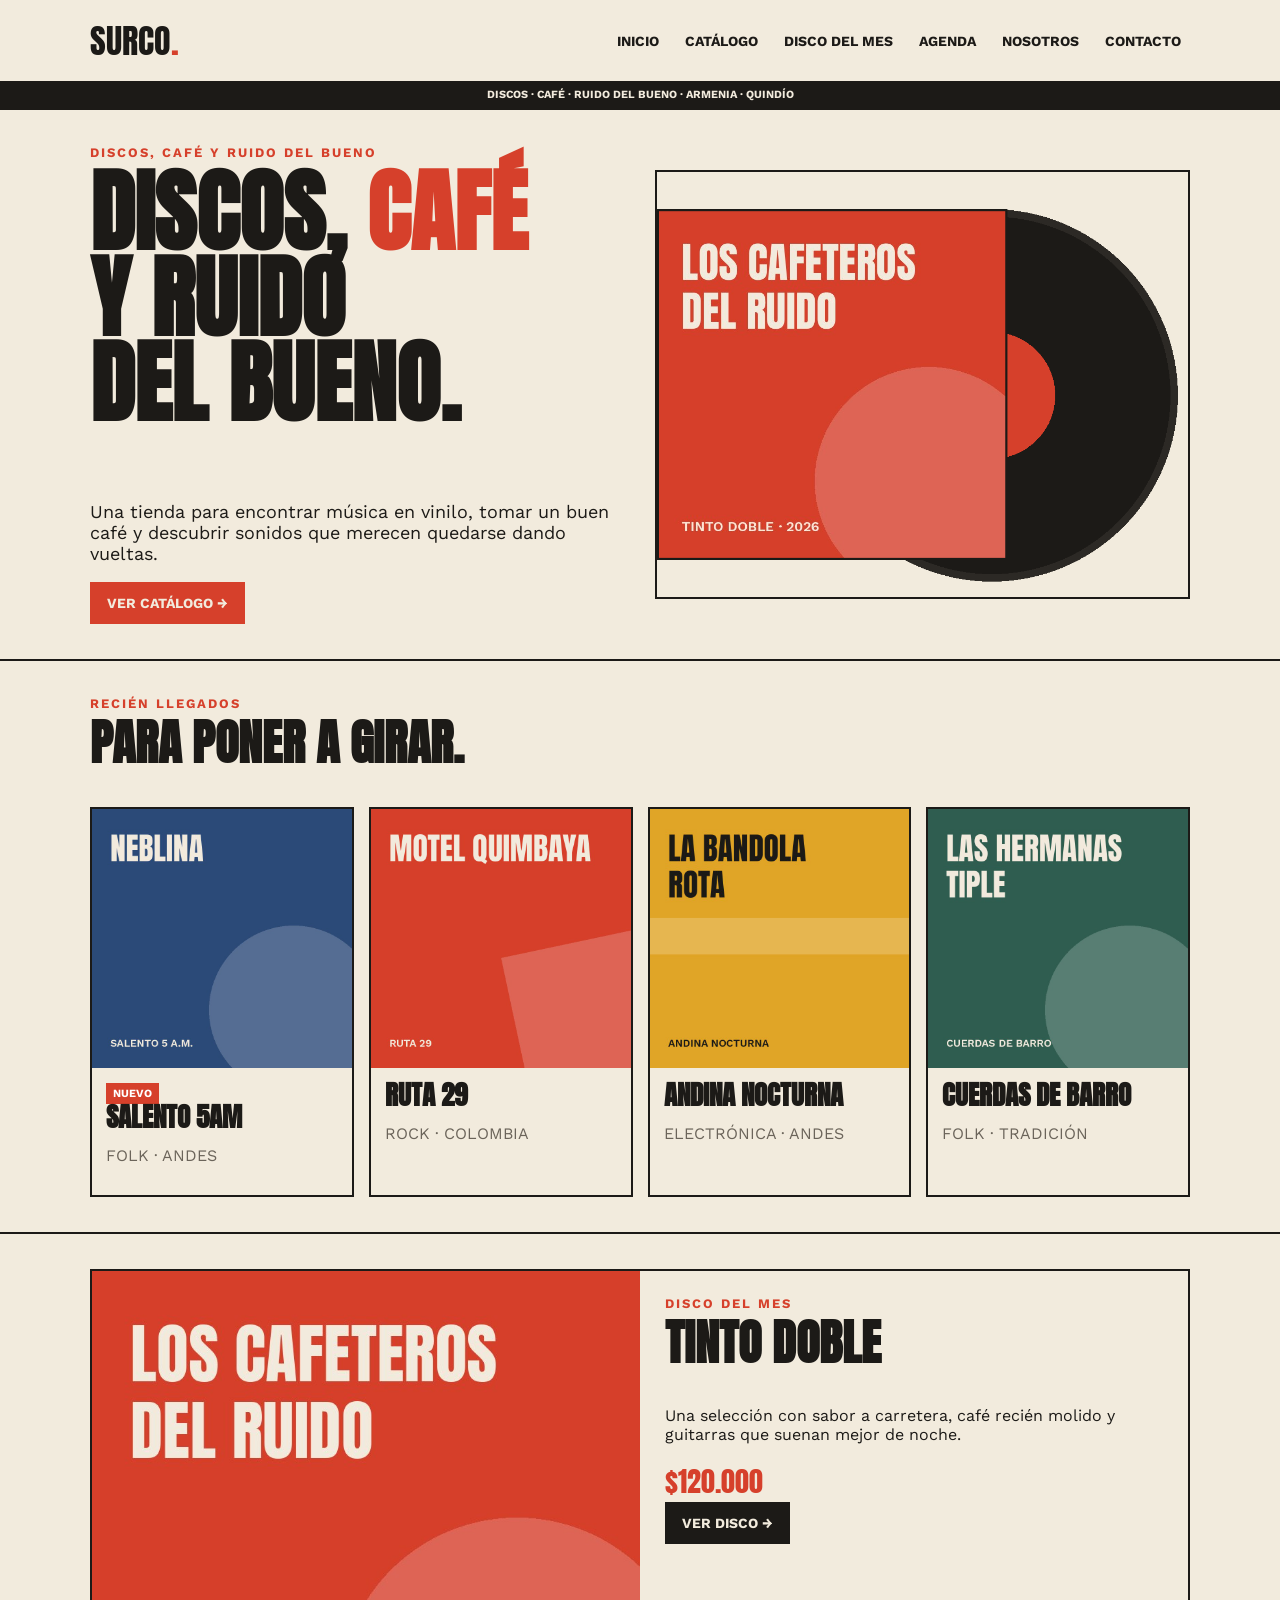
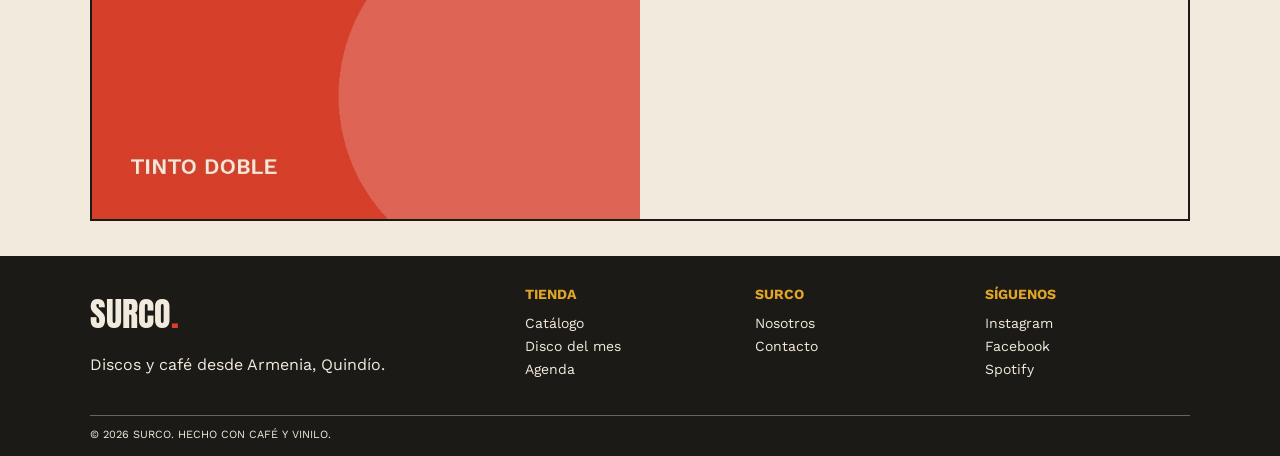
<file: index.html>
<!DOCTYPE html>
<html lang="es">
<head>
    <meta charset="UTF-8">
    <meta name="viewport" content="width=device-width, initial-scale=1.0">
    <title>Inicio - SURCO.</title>
    <link rel="stylesheet" href="css/style.css">
</head>
<body>
<header>
    <div class="contenedor encabezado">
        <a class="logo" href="index.html">SURCO<span>.</span></a>
        <nav class="menu">
            <a href="index.html" class="">Inicio</a>
            <a href="catalogo.html" class="">Catálogo</a>
            <a href="disco.html" class="">Disco del mes</a>
            <a href="agenda.html" class="">Agenda</a>
            <a href="nosotros.html" class="">Nosotros</a>
            <a href="contacto.html" class="">Contacto</a>
        </nav>
    </div>
    <div class="cinta">DISCOS · CAFÉ · RUIDO DEL BUENO · ARMENIA · QUINDÍO</div>
</header>

<main>
<section class="hero"><div class="contenedor hero-contenido"><div><div class="antetitulo">DISCOS, CAFÉ Y RUIDO DEL BUENO</div><h1>DISCOS, <span>CAFÉ</span><br>Y RUIDO<br>DEL BUENO.</h1><p>Una tienda para encontrar música en vinilo, tomar un buen café y descubrir sonidos que merecen quedarse dando vueltas.</p><a class="boton boton-rojo" href="catalogo.html">VER CATÁLOGO →</a></div><div class="hero-imagen"><img src="imagenes/hero.png" alt="Interior de Surco"></div></div></section>
<section class="seccion"><div class="contenedor"><div class="antetitulo">RECIÉN LLEGADOS</div><h2>PARA PONER A GIRAR.</h2><div class="tarjetas tarjetas-cuatro"><a class="tarjeta" href="disco.html"><img src="imagenes/salento-5am.jpg" alt="Salento 5AM"><div class="tarjeta-contenido"><span class="etiqueta">NUEVO</span><h3>SALENTO 5AM</h3><p class="texto-gris">FOLK · ANDES</p></div></a><a class="tarjeta" href="catalogo.html"><img src="imagenes/ruta-29.jpg" alt="Ruta 29"><div class="tarjeta-contenido"><h3>RUTA 29</h3><p class="texto-gris">ROCK · COLOMBIA</p></div></a><a class="tarjeta" href="catalogo.html"><img src="imagenes/andina-nocturna.jpg" alt="Andina Nocturna"><div class="tarjeta-contenido"><h3>ANDINA NOCTURNA</h3><p class="texto-gris">ELECTRÓNICA · ANDES</p></div></a><a class="tarjeta" href="catalogo.html"><img src="imagenes/cuerdas-de-barro.jpg" alt="Cuerdas de barro"><div class="tarjeta-contenido"><h3>CUERDAS DE BARRO</h3><p class="texto-gris">FOLK · TRADICIÓN</p></div></a></div></div></section>
<section class="seccion"><div class="contenedor bloque-dos"><img src="imagenes/tinto-doble.jpg" alt="Tinto Doble"><div class="contenido"><div class="antetitulo">DISCO DEL MES</div><h2>TINTO DOBLE</h2><p>Una selección con sabor a carretera, café recién molido y guitarras que suenan mejor de noche.</p><div class="precio">$120.000</div><a class="boton" href="disco.html">VER DISCO →</a></div></div></section>
</main>
<footer>
    <div class="contenedor footer-columnas">
        <div>
            <div class="footer-logo">SURCO<span>.</span></div>
            <p>Discos y café desde Armenia, Quindío.</p>
        </div>
        <div>
            <h3>TIENDA</h3>
            <a href="catalogo.html">Catálogo</a>
            <a href="disco.html">Disco del mes</a>
            <a href="agenda.html">Agenda</a>
        </div>
        <div>
            <h3>SURCO</h3>
            <a href="nosotros.html">Nosotros</a>
            <a href="contacto.html">Contacto</a>
        </div>
        <div>
            <h3>SÍGUENOS</h3>
            <a href="#">Instagram</a>
            <a href="#">Facebook</a>
            <a href="#">Spotify</a>
        </div>
    </div>
    <div class="contenedor copyright">© 2026 SURCO. HECHO CON CAFÉ Y VINILO.</div>
</footer>

</body>
</html>
</file>
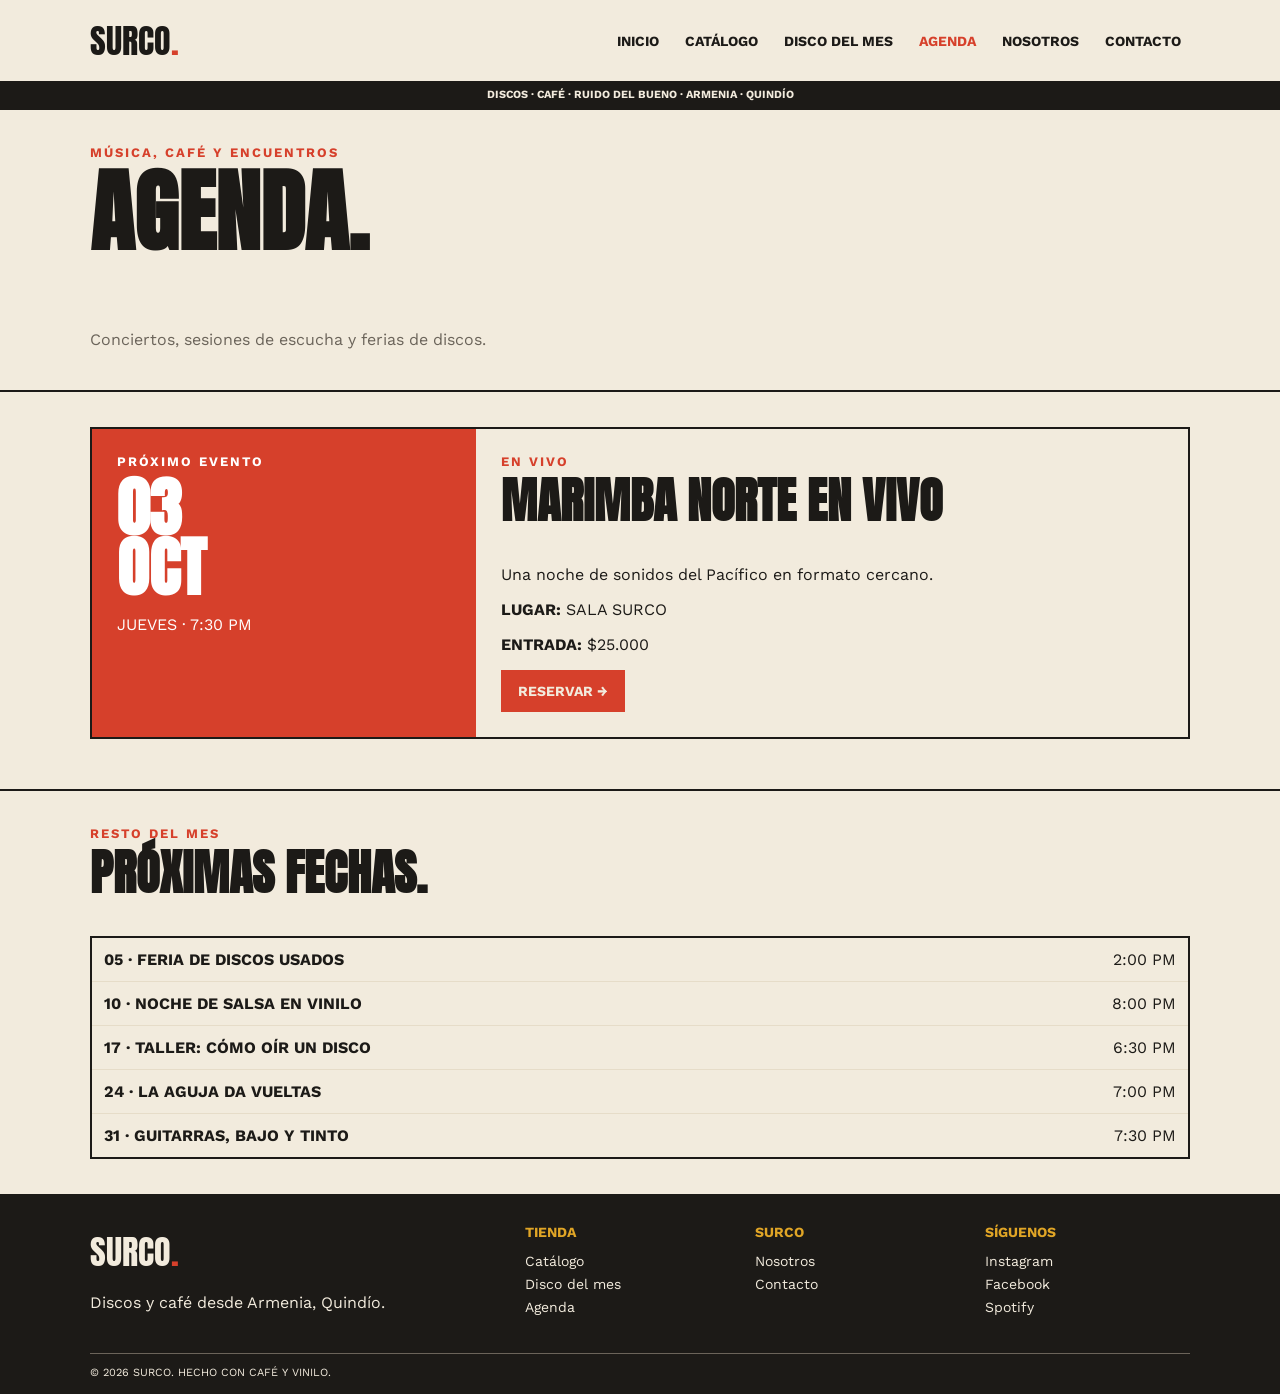
<file: agenda.html>
<!DOCTYPE html>
<html lang="es">
<head>
    <meta charset="UTF-8">
    <meta name="viewport" content="width=device-width, initial-scale=1.0">
    <title>Agenda - SURCO.</title>
    <link rel="stylesheet" href="css/style.css">
</head>
<body>
<header>
    <div class="contenedor encabezado">
        <a class="logo" href="index.html">SURCO<span>.</span></a>
        <nav class="menu">
            <a href="index.html" class="">Inicio</a>
            <a href="catalogo.html" class="">Catálogo</a>
            <a href="disco.html" class="">Disco del mes</a>
            <a href="agenda.html" class="activo">Agenda</a>
            <a href="nosotros.html" class="">Nosotros</a>
            <a href="contacto.html" class="">Contacto</a>
        </nav>
    </div>
    <div class="cinta">DISCOS · CAFÉ · RUIDO DEL BUENO · ARMENIA · QUINDÍO</div>
</header>

<main>
<section class="intro"><div class="contenedor"><div class="antetitulo">MÚSICA, CAFÉ Y ENCUENTROS</div><h1>AGENDA.</h1><p>Conciertos, sesiones de escucha y ferias de discos.</p></div></section><section class="seccion"><div class="contenedor evento"><div class="evento-fecha"><div class="antetitulo" style="color:white">PRÓXIMO EVENTO</div><strong>03<br>OCT</strong><p>JUEVES · 7:30 PM</p></div><div class="evento-contenido"><div class="antetitulo">EN VIVO</div><h2>MARIMBA NORTE EN VIVO</h2><p>Una noche de sonidos del Pacífico en formato cercano.</p><p><b>LUGAR:</b> SALA SURCO</p><p><b>ENTRADA:</b> $25.000</p><a class="boton boton-rojo" href="contacto.html">RESERVAR →</a></div></div></section><section class="seccion"><div class="contenedor"><div class="antetitulo">RESTO DEL MES</div><h2>PRÓXIMAS FECHAS.</h2><div class="lista"><div class="fila"><b>05 · FERIA DE DISCOS USADOS</b><span>2:00 PM</span></div><div class="fila"><b>10 · NOCHE DE SALSA EN VINILO</b><span>8:00 PM</span></div><div class="fila"><b>17 · TALLER: CÓMO OÍR UN DISCO</b><span>6:30 PM</span></div><div class="fila"><b>24 · LA AGUJA DA VUELTAS</b><span>7:00 PM</span></div><div class="fila"><b>31 · GUITARRAS, BAJO Y TINTO</b><span>7:30 PM</span></div></div></div></section>
</main>
<footer>
    <div class="contenedor footer-columnas">
        <div>
            <div class="footer-logo">SURCO<span>.</span></div>
            <p>Discos y café desde Armenia, Quindío.</p>
        </div>
        <div>
            <h3>TIENDA</h3>
            <a href="catalogo.html">Catálogo</a>
            <a href="disco.html">Disco del mes</a>
            <a href="agenda.html">Agenda</a>
        </div>
        <div>
            <h3>SURCO</h3>
            <a href="nosotros.html">Nosotros</a>
            <a href="contacto.html">Contacto</a>
        </div>
        <div>
            <h3>SÍGUENOS</h3>
            <a href="#">Instagram</a>
            <a href="#">Facebook</a>
            <a href="#">Spotify</a>
        </div>
    </div>
    <div class="contenedor copyright">© 2026 SURCO. HECHO CON CAFÉ Y VINILO.</div>
</footer>

</body>
</html>
</file>
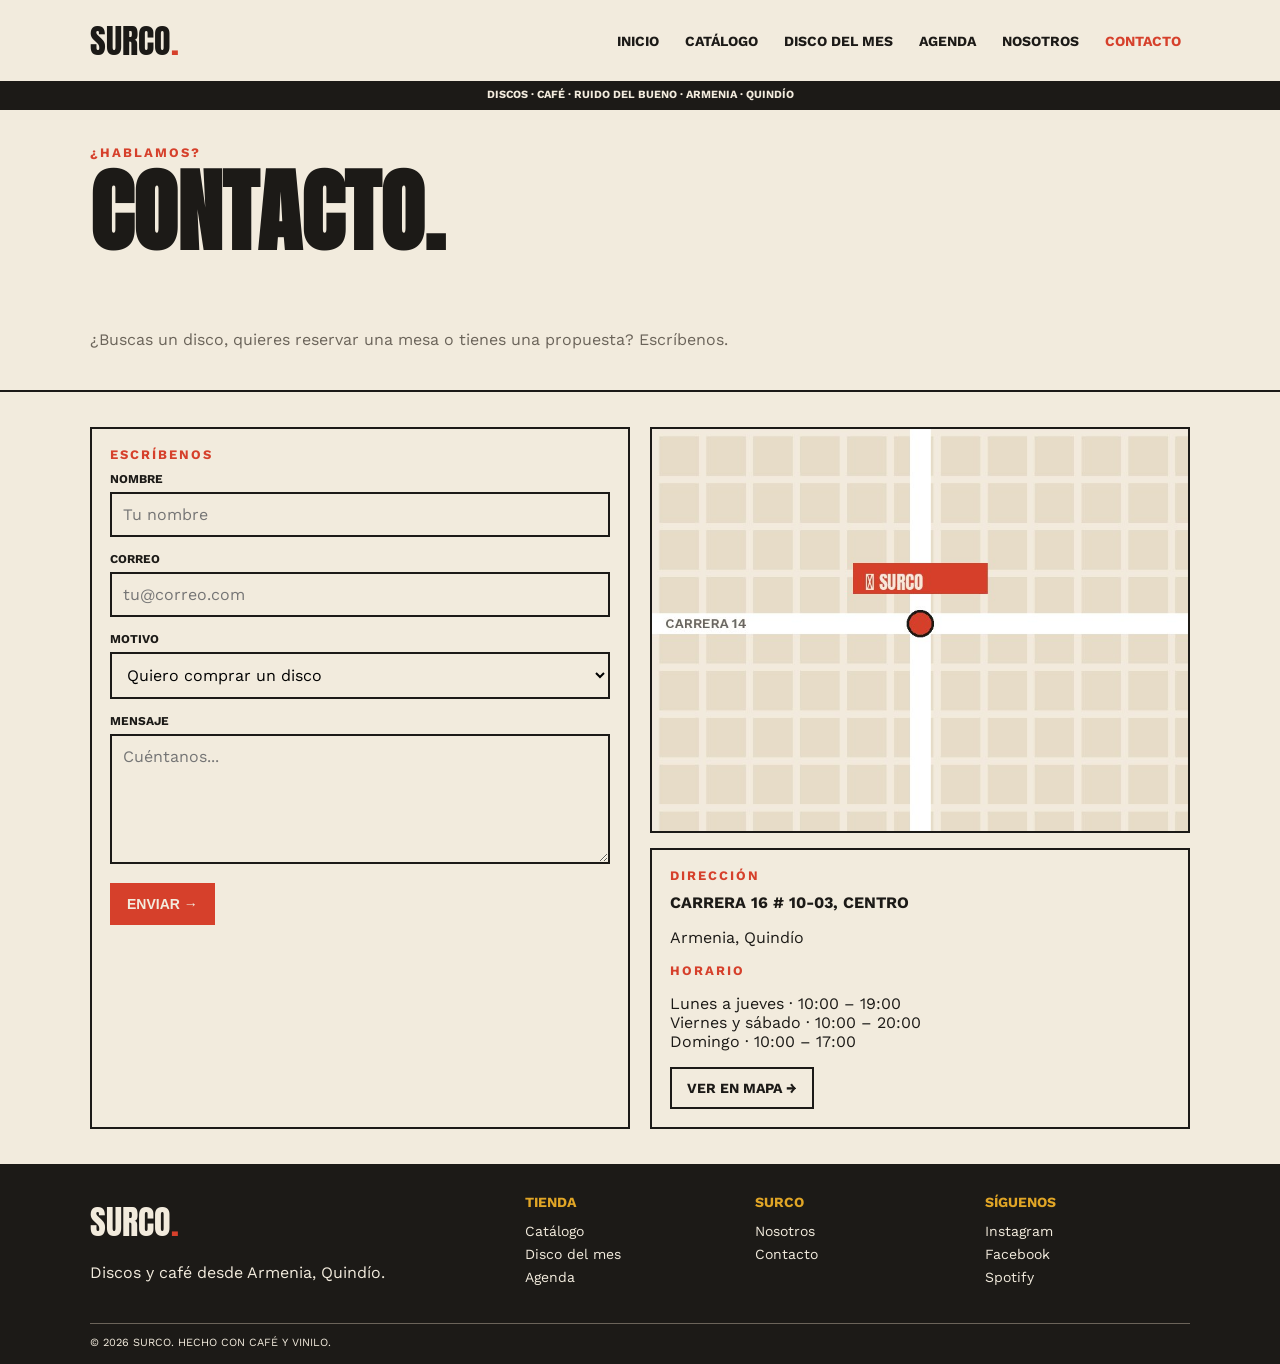
<file: contacto.html>
<!DOCTYPE html>
<html lang="es">
<head>
    <meta charset="UTF-8">
    <meta name="viewport" content="width=device-width, initial-scale=1.0">
    <title>Contacto - SURCO.</title>
    <link rel="stylesheet" href="css/style.css">
</head>
<body>
<header>
    <div class="contenedor encabezado">
        <a class="logo" href="index.html">SURCO<span>.</span></a>
        <nav class="menu">
            <a href="index.html" class="">Inicio</a>
            <a href="catalogo.html" class="">Catálogo</a>
            <a href="disco.html" class="">Disco del mes</a>
            <a href="agenda.html" class="">Agenda</a>
            <a href="nosotros.html" class="">Nosotros</a>
            <a href="contacto.html" class="activo">Contacto</a>
        </nav>
    </div>
    <div class="cinta">DISCOS · CAFÉ · RUIDO DEL BUENO · ARMENIA · QUINDÍO</div>
</header>

<main>
<section class="intro"><div class="contenedor"><div class="antetitulo">¿HABLAMOS?</div><h1>CONTACTO.</h1><p>¿Buscas un disco, quieres reservar una mesa o tienes una propuesta? Escríbenos.</p></div></section><section class="seccion"><div class="contenedor contacto"><form class="formulario"><div class="antetitulo">ESCRÍBENOS</div><div class="campo"><label>Nombre</label><input type="text" placeholder="Tu nombre"></div><div class="campo"><label>Correo</label><input type="email" placeholder="tu@correo.com"></div><div class="campo"><label>Motivo</label><select><option>Quiero comprar un disco</option><option>Reserva / evento</option><option>Pregunta general</option><option>Propuesta</option></select></div><div class="campo"><label>Mensaje</label><textarea placeholder="Cuéntanos..."></textarea></div><button class="boton boton-rojo" type="button">ENVIAR →</button></form><div><div class="mapa"><img src="imagenes/mapa.jpg" alt="Mapa de Surco"></div><div class="info"><div class="antetitulo">DIRECCIÓN</div><b>CARRERA 16 # 10-03, CENTRO</b><p>Armenia, Quindío</p><div class="antetitulo">HORARIO</div><p>Lunes a jueves · 10:00 – 19:00<br>Viernes y sábado · 10:00 – 20:00<br>Domingo · 10:00 – 17:00</p><a class="boton boton-claro" href="https://maps.google.com/" target="_blank">VER EN MAPA →</a></div></div></div></section>
</main>
<footer>
    <div class="contenedor footer-columnas">
        <div>
            <div class="footer-logo">SURCO<span>.</span></div>
            <p>Discos y café desde Armenia, Quindío.</p>
        </div>
        <div>
            <h3>TIENDA</h3>
            <a href="catalogo.html">Catálogo</a>
            <a href="disco.html">Disco del mes</a>
            <a href="agenda.html">Agenda</a>
        </div>
        <div>
            <h3>SURCO</h3>
            <a href="nosotros.html">Nosotros</a>
            <a href="contacto.html">Contacto</a>
        </div>
        <div>
            <h3>SÍGUENOS</h3>
            <a href="#">Instagram</a>
            <a href="#">Facebook</a>
            <a href="#">Spotify</a>
        </div>
    </div>
    <div class="contenedor copyright">© 2026 SURCO. HECHO CON CAFÉ Y VINILO.</div>
</footer>

</body>
</html>
</file>
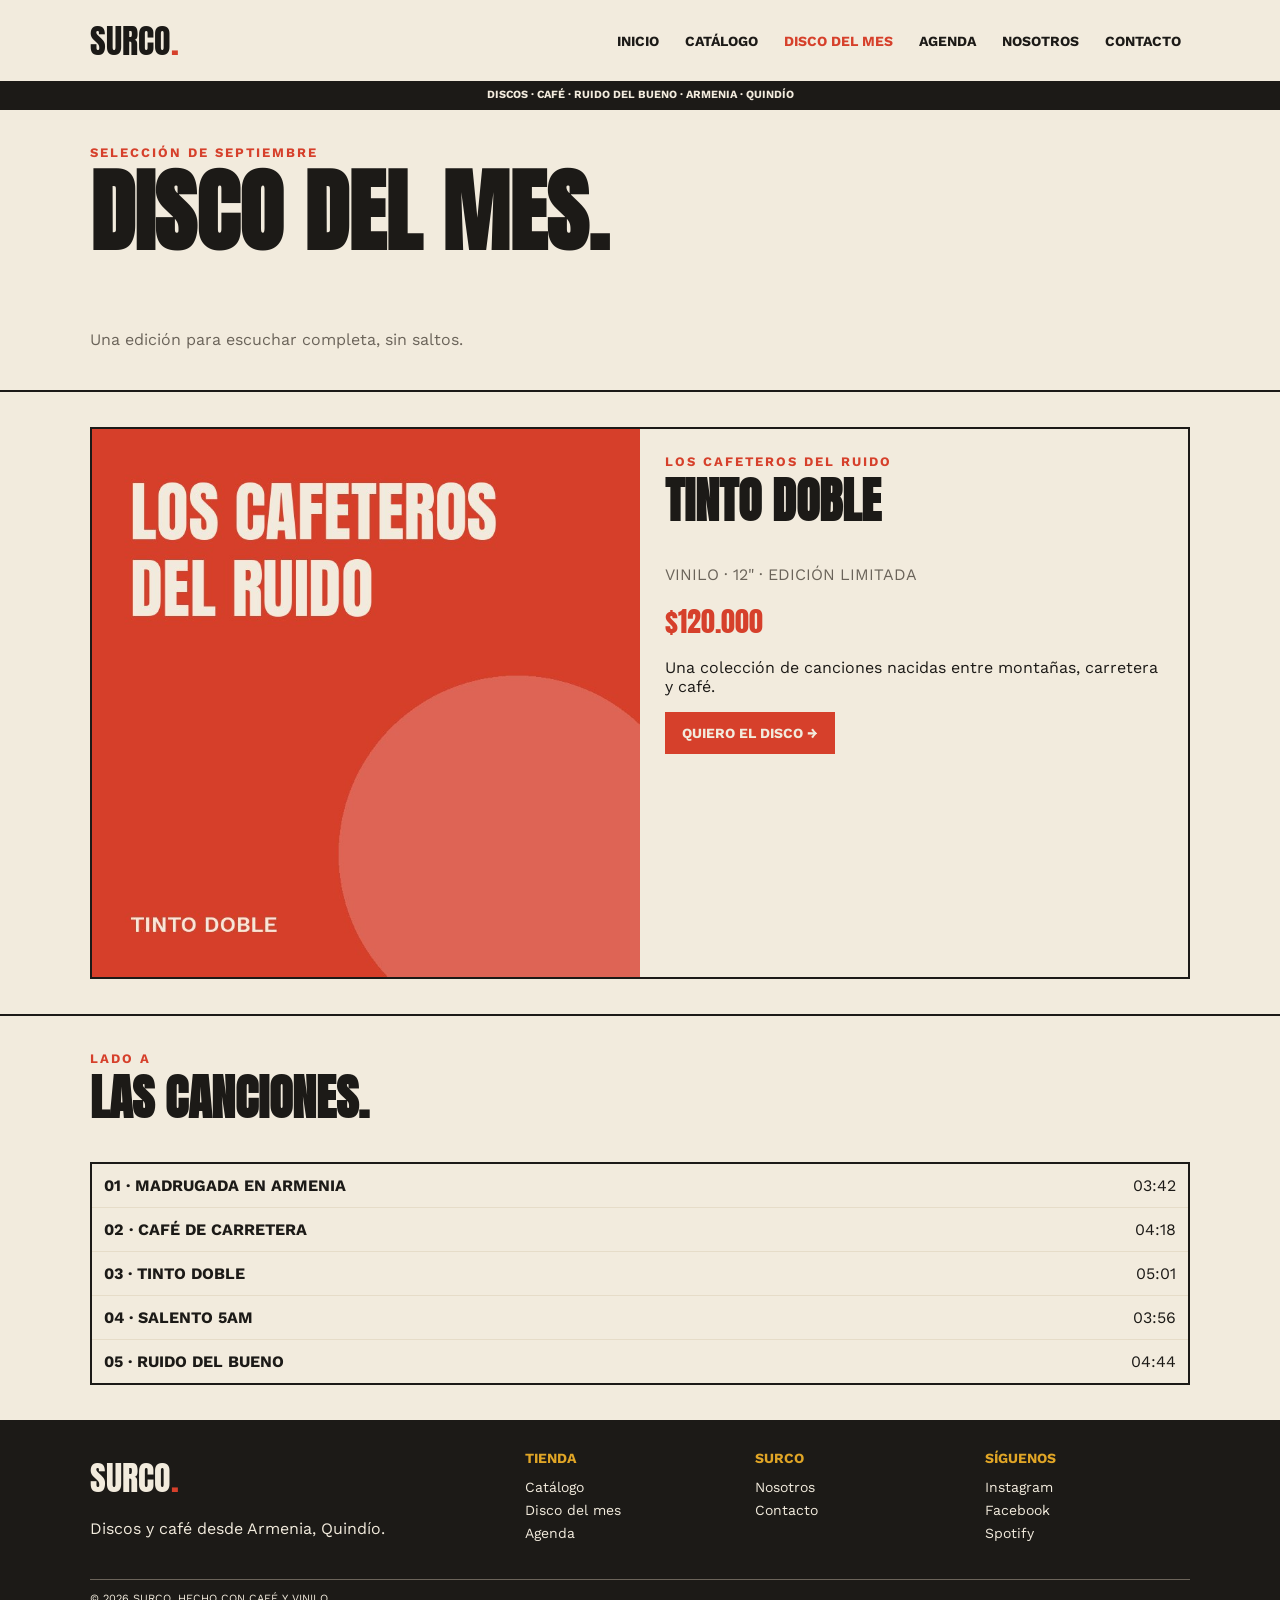
<file: disco.html>
<!DOCTYPE html>
<html lang="es">
<head>
    <meta charset="UTF-8">
    <meta name="viewport" content="width=device-width, initial-scale=1.0">
    <title>Disco del mes - SURCO.</title>
    <link rel="stylesheet" href="css/style.css">
</head>

<body>

<header>
    <div class="contenedor encabezado">
        <a class="logo" href="index.html">SURCO<span>.</span></a>

        <nav class="menu">
            <a href="index.html" class="">Inicio</a>
            <a href="catalogo.html" class="">Catálogo</a>
            <a href="disco.html" class="activo">Disco del mes</a>
            <a href="agenda.html" class="">Agenda</a>
            <a href="nosotros.html" class="">Nosotros</a>
            <a href="contacto.html" class="">Contacto</a>
        </nav>
    </div>

    <div class="cinta">
        DISCOS · CAFÉ · RUIDO DEL BUENO · ARMENIA · QUINDÍO
    </div>
</header>

<main>

    <section class="intro">
        <div class="contenedor">
            <div class="antetitulo">SELECCIÓN DE SEPTIEMBRE</div>
            <h1>DISCO DEL MES.</h1>
            <p>Una edición para escuchar completa, sin saltos.</p>
        </div>
    </section>

    <section class="seccion">
        <div class="contenedor bloque-dos">

            <img src="imagenes/tinto-doble.jpg" alt="Tinto Doble">

            <div class="contenido">

                <div class="antetitulo">
                    LOS CAFETEROS DEL RUIDO
                </div>

                <h2>TINTO DOBLE</h2>

                <p class="texto-gris">
                    VINILO · 12" · EDICIÓN LIMITADA
                </p>

                <div class="precio">
                    $120.000
                </div>

                <p>
                    Una colección de canciones nacidas entre montañas,
                    carretera y café.
                </p>

                <a class="boton boton-rojo" href="contacto.html">
                    QUIERO EL DISCO →
                </a>

            </div>

        </div>
    </section>

    <section class="seccion">
        <div class="contenedor">

            <div class="antetitulo">
                LADO A
            </div>

            <h2>LAS CANCIONES.</h2>

            <div class="lista">

                <div class="fila">
                    <b>01 · MADRUGADA EN ARMENIA</b>
                    <span>03:42</span>
                </div>

                <div class="fila">
                    <b>02 · CAFÉ DE CARRETERA</b>
                    <span>04:18</span>
                </div>

                <div class="fila">
                    <b>03 · TINTO DOBLE</b>
                    <span>05:01</span>
                </div>

                <div class="fila">
                    <b>04 · SALENTO 5AM</b>
                    <span>03:56</span>
                </div>

                <div class="fila">
                    <b>05 · RUIDO DEL BUENO</b>
                    <span>04:44</span>
                </div>

            </div>

        </div>
    </section>

</main>

<footer>
    <div class="contenedor footer-columnas">

        <div>
            <div class="footer-logo">SURCO<span>.</span></div>
            <p>Discos y café desde Armenia, Quindío.</p>
        </div>

        <div>
            <h3>TIENDA</h3>
            <a href="catalogo.html">Catálogo</a>
            <a href="disco.html">Disco del mes</a>
            <a href="agenda.html">Agenda</a>
        </div>

        <div>
            <h3>SURCO</h3>
            <a href="nosotros.html">Nosotros</a>
            <a href="contacto.html">Contacto</a>
        </div>

        <div>
            <h3>SÍGUENOS</h3>
            <a href="#">Instagram</a>
            <a href="#">Facebook</a>
            <a href="#">Spotify</a>
        </div>

    </div>

    <div class="contenedor copyright">
        © 2026 SURCO. HECHO CON CAFÉ Y VINILO.
    </div>
</footer>

</body>
</html>
</file>
<file: css/style.css>
@import url('https://fonts.googleapis.com/css2?family=Anton&family=Work+Sans:wght@400;600;700&display=swap');

/* Colores de la guia */
body {
    margin: 0;
    background: #f2ebdd;
    color: #1c1a17;
    font-family: 'Work Sans', sans-serif;
    font-size: 16px;
}

* { box-sizing: border-box; }
img { width: 100%; display: block; }
a { color: inherit; text-decoration: none; }

.contenedor {
    width: 92%;
    max-width: 1100px;
    margin: auto;
}

/* ENCABEZADO */
header {
    border-bottom: 2px solid #1c1a17;
    background: #f2ebdd;
}

.encabezado {
    padding: 15px 0;
    text-align: center;
}

.logo {
    font-family: 'Anton', sans-serif;
    font-size: 34px;
}

.logo span { color: #d6402b; }

.menu {
    margin-top: 15px;
    display: flex;
    flex-wrap: wrap;
    justify-content: center;
    gap: 8px;
}

.menu a {
    padding: 7px 9px;
    font-weight: 700;
    font-size: 14px;
    text-transform: uppercase;
}

.menu a:hover,
.menu a.activo { color: #d6402b; }

.cinta {
    background: #1c1a17;
    color: #f2ebdd;
    padding: 7px 0;
    text-align: center;
    font-size: 11px;
    font-weight: 700;
}

/* TEXTOS */
h1, h2, h3 {
    font-family: 'Anton', sans-serif;
    text-transform: uppercase;
    line-height: .95;
    margin-top: 0;
}

h1 { font-size: 58px; }
h2 { font-size: 40px; }
h3 { font-size: 27px; }

.antetitulo {
    color: #d6402b;
    font-size: 13px;
    font-weight: 700;
    letter-spacing: 2px;
    text-transform: uppercase;
    margin-bottom: 10px;
}

.texto-gris { color: #6b645a; }

/* BOTONES */
.boton {
    display: inline-block;
    padding: 11px 15px;
    border: 2px solid #1c1a17;
    background: #1c1a17;
    color: #f2ebdd;
    font-size: 14px;
    font-weight: 700;
    text-transform: uppercase;
}

.boton-rojo {
    background: #d6402b;
    border-color: #d6402b;
}

.boton-claro { background: #f2ebdd; color: #1c1a17; }

/* SECCIONES */
.seccion { padding: 35px 0; border-bottom: 2px solid #1c1a17; }

.intro { padding: 35px 0 25px; border-bottom: 2px solid #1c1a17; }

.intro p { max-width: 700px; color: #6b645a; }

.hero { padding: 35px 0; border-bottom: 2px solid #1c1a17; }

.hero h1 { font-size: 58px; }
.hero h1 span { color: #d6402b; }
.hero p { font-size: 18px; }

.hero-imagen {
    margin-top: 25px;
    border: 2px solid #1c1a17;
}

.tarjetas {
    display: grid;
    grid-template-columns: 1fr;
    gap: 15px;
}

.tarjeta {
    border: 2px solid #1c1a17;
    background: #f2ebdd;
}

.tarjeta img { aspect-ratio: 1 / 1; object-fit: cover; }

.tarjeta-contenido { padding: 14px; }
.tarjeta h3 { margin-bottom: 5px; }

.precio {
    color: #d6402b;
    font-family: 'Anton', sans-serif;
    font-size: 28px;
}

.etiqueta {
    display: inline-block;
    background: #d6402b;
    color: white;
    padding: 4px 7px;
    font-size: 11px;
    font-weight: 700;
}

/* BLOQUES */
.bloque-dos {
    display: flex;
    flex-direction: column;
    border: 2px solid #1c1a17;
}

.bloque-dos .contenido { padding: 25px; }

.lista {
    border: 2px solid #1c1a17;
}

.fila {
    padding: 12px;
    border-bottom: 1px solid #e6dcc8;
    display: flex;
    justify-content: space-between;
    gap: 10px;
}

.fila:last-child { border-bottom: 0; }

.filtros {
    display: flex;
    flex-wrap: wrap;
    gap: 7px;
    margin-bottom: 20px;
}

.filtro {
    border: 2px solid #1c1a17;
    padding: 7px 10px;
    font-size: 12px;
    font-weight: 700;
}

.filtro.activo { background: #d6402b; color: white; border-color: #d6402b; }

.evento {
    border: 2px solid #1c1a17;
    margin-bottom: 15px;
}

.evento-fecha {
    background: #d6402b;
    color: white;
    padding: 25px;
}

.evento-fecha strong {
    font-family: 'Anton', sans-serif;
    font-size: 65px;
    line-height: .9;
}

.evento-contenido { padding: 25px; }

.equipo {
    display: grid;
    grid-template-columns: 1fr;
    gap: 15px;
}

.persona {
    border: 2px solid #1c1a17;
    padding: 15px;
}

.persona img {
    width: 110px;
    height: 110px;
    object-fit: cover;
    border-radius: 50%;
    border: 2px solid #1c1a17;
    margin-bottom: 12px;
}

.estadisticas {
    display: grid;
    grid-template-columns: 1fr 1fr;
    border: 2px solid #1c1a17;
}

.estadistica {
    padding: 15px;
    border-right: 1px solid #1c1a17;
    border-bottom: 1px solid #1c1a17;
}

.estadistica:nth-child(even) { border-right: 0; }
.estadistica:nth-last-child(-n+2) { border-bottom: 0; }

.numero {
    color: #d6402b;
    font-family: 'Anton', sans-serif;
    font-size: 40px;
}

/* CONTACTO */
.contacto { display: flex; flex-direction: column; gap: 20px; }
.formulario { border: 2px solid #1c1a17; padding: 18px; }
.campo { margin-bottom: 15px; }
.campo label { display: block; font-size: 12px; font-weight: 700; margin-bottom: 6px; text-transform: uppercase; }
input, select, textarea { width: 100%; padding: 11px; border: 2px solid #1c1a17; background: #f2ebdd; font: 16px 'Work Sans'; }
textarea { min-height: 130px; }
.mapa img { border: 2px solid #1c1a17; }
.info { border: 2px solid #1c1a17; padding: 18px; margin-top: 15px; }

/* PIE */
footer {
    background: #1c1a17;
    color: #f2ebdd;
    padding: 30px 0 15px;
}

.footer-columnas {
    display: grid;
    grid-template-columns: 1fr 1fr;
    gap: 25px;
}

footer h3 {
    font-family: 'Work Sans', sans-serif;
    font-size: 14px;
    color: #e0a526;
}

footer a { display: block; margin: 7px 0; font-size: 14px; }
.footer-logo { font: 34px 'Anton'; }
.footer-logo span { color: #d6402b; }

.copyright {
    border-top: 1px solid #6b645a;
    margin-top: 25px;
    padding-top: 12px;
    font-size: 11px;
}

/* ESCRITORIO */
@media (min-width: 600px) {
    .encabezado { display: flex; align-items: center; justify-content: space-between; }
    .menu { margin-top: 0; }
    h1 { font-size: 90px; }
    h2 { font-size: 48px; }

    .hero-contenido {
        display: grid;
        grid-template-columns: 1fr 1fr;
        gap: 30px;
        align-items: center;
    }

    .hero h1 { font-size: 90px; }
    .hero-imagen { margin-top: 0; }

    .tarjetas { grid-template-columns: repeat(3, 1fr); }
    .tarjetas-cuatro { grid-template-columns: repeat(4, 1fr); }

    .bloque-dos { flex-direction: row; }
    .bloque-dos > * { width: 50%; }

    .evento { display: grid; grid-template-columns: 35% 65%; }

    .equipo { grid-template-columns: repeat(3, 1fr); }

    .contacto { flex-direction: row; }
    .contacto > * { width: 50%; }

    .footer-columnas { grid-template-columns: 2fr 1fr 1fr 1fr; }
}

@media (max-width: 599px) {
    .menu a { border-bottom: 1px solid #e6dcc8; }
}
</file>
